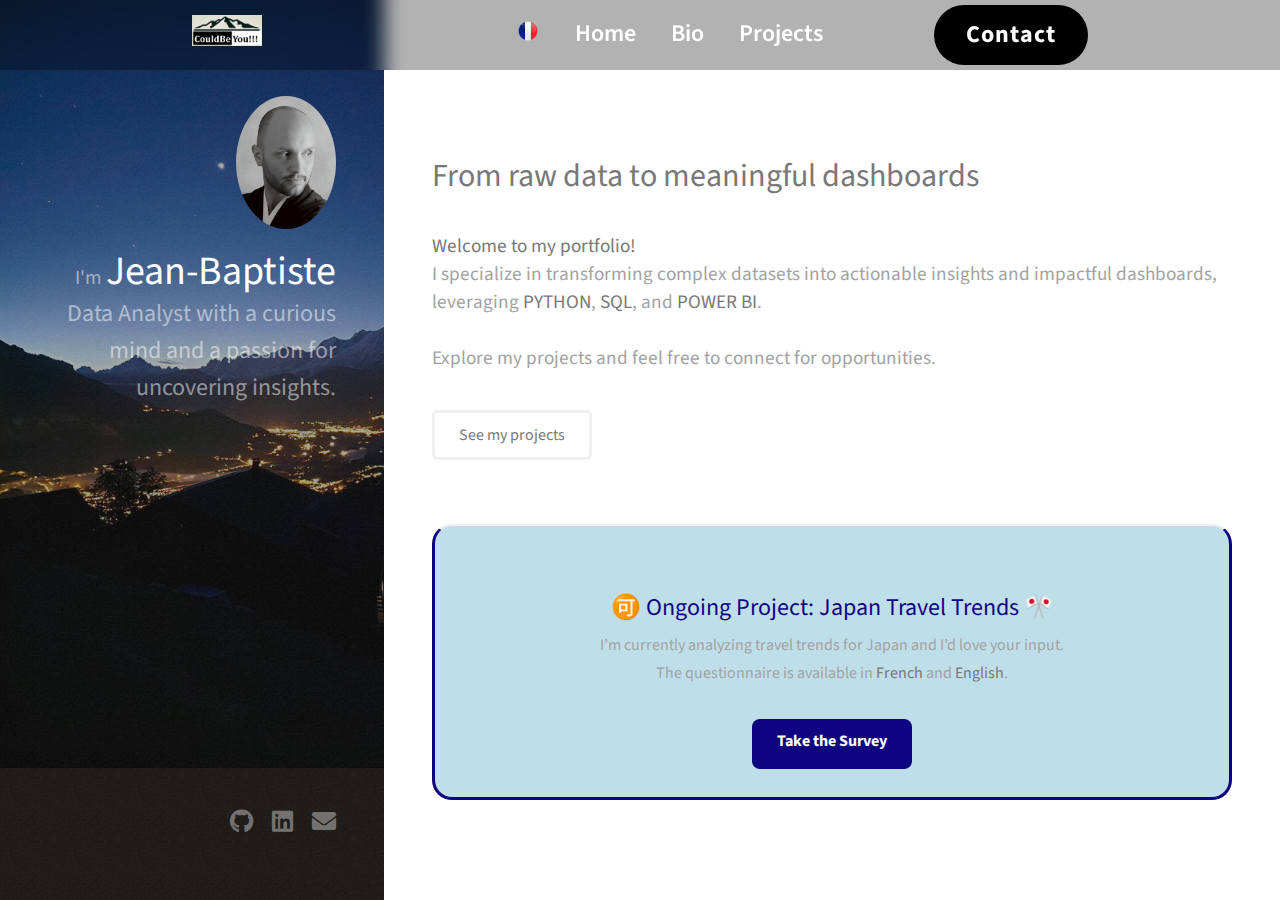
<file: index.html>
<!DOCTYPE HTML>
<!--
	Strata by HTML5 UP
	html5up.net | @ajlkn
	Free for personal and commercial use under the CCA 3.0 license (html5up.net/license)
-->
	
<html>
	<head>
		<title>Home</title>
		<meta charset="utf-8" />
		<meta name="viewport" content="width=device-width, initial-scale=1, user-scalable=no" />
		<link rel="stylesheet" href="assets/css/main.css" />
	</head>
	<body class="is-preload">
		<header class="header">

			<a href="#" class="logo">
				<img id="random-logo" src="" alt="CouldBe Logo" width="70">
				<script>
					// List of your logo image paths
					const logos = [
						"images/logos/perso/CouldBe_Anything.png",
						"images/logos/perso/CouldBe_Better.png",
						"images/logos/perso/CouldBe_Data.png",
						"images/logos/perso/CouldBe_Hub.png",
						"images/logos/perso/CouldBe_OrNot.png",
						"images/logos/perso/CouldBe_Smart.png",
						"images/logos/perso/CouldBe_Worse.png",
						"images/logos/perso/CouldBe_You.png"
					];

					// Pick one logo randomly
					const randomLogo = logos[Math.floor(Math.random() * logos.length)];

					// Replace the src of the <img>
					document.getElementById("random-logo").src = randomLogo;
				</script>
			</a>

			<i class="bx bx-menu" id="menu-icon"></i>

			<nav class="navbar">
				<a href="index_fr.html" class="logo">
					<img id="logo" src="images\logos\french_flag.png"  width="20">
				</a>
				<a href="index.html">Home</a>
				<a href="about.html">Bio</a>
				<!--<a href="skills.html">Skills</a>-->
				<a href="projects.html">Projects</a>
			</nav>

			<a href="https://linktr.ee/jbcontactme" class="gradient-btn" target="_blank">Contact</a>


    	</header>
		<!-- Header -->
			<header id="header">
				<div class="inner">
					<a href="#" class="image avatar"><img src="images/N&B.jpg" alt="" /></a>
					<h1>
						I'm <strong style="font-size: 2em;">Jean-Baptiste</strong><br>
						<span style="font-size: 1.2em;">
							Data Analyst with a curious mind and a passion for uncovering 
							insights.
						</span>
					</h1>
				</div>
				
			</header>




		<!-- Main -->
			<div id="main">

				<!-- One -->
					<section id="one">
						<br><br>
						<header class="major">
							<h2 >From raw data to meaningful dashboards</h2>
						</header>
						<p style="font-size: 1.2em;"> 
							<strong>Welcome to my portfolio!</strong> <br />
							I specialize in transforming complex datasets into actionable 
							insights and impactful dashboards, leveraging 
							<strong>PYTHON</strong>, <strong>SQL</strong>, and 
							<strong>POWER BI</strong>. 
							<br><br>
							Explore my projects and feel free to connect for opportunities.
						</p>
						<ul class="actions">
							<li><a href="projects.html" class="button">See my projects</a></li>
						</ul>
					</section>

					<section class="highlight-box">
					<h2>🉑 Ongoing Project: Japan Travel Trends 🎌</h2>
					<p>
						I’m currently analyzing travel trends for Japan and I’d love your input. <br> 
						The questionnaire is available in <strong>French</strong> and <strong>English</strong>.
					</p>
					<div class="button-group">
						<a class="button btn-fr" href="https://linktr.ee/JapanAnalysis" target="_blank">Take the Survey</a>
					</div>
					<br>
					</div>
					</section>

			</div>


		<!-- Footer -->
			<footer id="footer">
				<div class="inner">
					<ul class="icons">
						<li><a href="https://github.com/JBaptisteAll" class="icon brands fa-github" target="_blank" rel="noopener noreferrer"><span class="label">Github</span></a></li>
						<li><a href="https://www.linkedin.com/in/jean-baptiste-allombert/" class="icon brands fa-linkedin" target="_blank" rel="noopener noreferrer"><span class="label">Dribbble</span></a></li>
						<li><a href="https://linktr.ee/jbcontactme" class="icon solid fa-envelope" target="_blank"><span class="label">Email</span></a></li>
					</ul>
					<ul class="copyright">

					</ul>
				</div>
			</footer>

		<!-- Scripts -->
			<script src="assets/js/jquery.min.js"></script>
			<script src="assets/js/jquery.poptrox.min.js"></script>
			<script src="assets/js/browser.min.js"></script>
			<script src="assets/js/breakpoints.min.js"></script>
			<script src="assets/js/util.js"></script>
			<script src="assets/js/main.js"></script>

	</body>

</html>
</file>
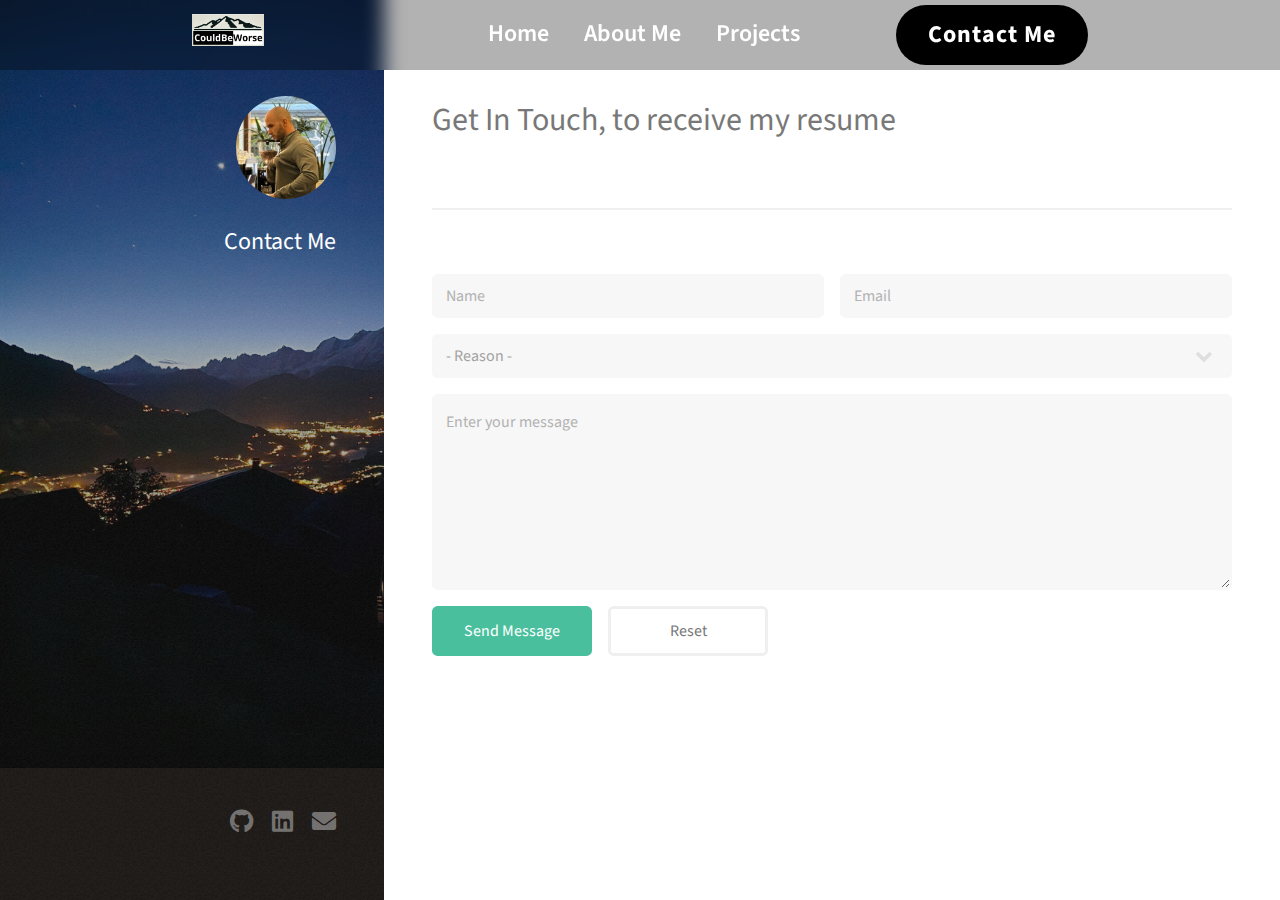
<file: contact.html>
<!DOCTYPE HTML>
<!--
	Strata by HTML5 UP
	html5up.net | @ajlkn
	Free for personal and commercial use under the CCA 3.0 license (html5up.net/license)
-->
	
<html>
	<head>
		<title>Contact</title>
		<meta charset="utf-8" />
		<meta name="viewport" content="width=device-width, initial-scale=1, user-scalable=no" />
		<link rel="stylesheet" href="assets/css/main.css" />
	</head>
	<body class="is-preload">
		<header class="header">

			<a href="#" class="logo">
				<img src="images/CouldBe.png" alt="Logo" class="logo">
			</a>

			<i class="bx bx-menu" id="menu-icon"></i>

			<nav class="navbar">
				<a href="index.html">Home</a>
				<a href="about.html">About Me</a>
				<!--<a href="skills.html">Skills</a>-->
				<a href="projects.html">Projects</a>
			</nav>

			<a href="contact.html" class="gradient-btn">Contact Me</a>

    	</header>
		<!-- Header -->
			<header id="header">
				<div class="inner">
					<a href="#" class="image avatar"><img src="images/avatar.jpg" alt="" /></a>
					<h1>
						<strong style="font-size: 1.2em;">Contact Me</strong><br>
					</h1>
				</div>
			</header>

		<!-- Main -->
			<div id="main">

				<!-- One -->
					<section id="one">
						<header class="major">
							<h2>Get In Touch, to receive my resume</h2>
						<section id="two">

						</section>						
						</header>
					</section>
					<section>
						</header>
						<form method="post" action="https://hook.eu2.make.com/s7wh2mpf6441e66sabu5jdsgtrpge6v5">
							<div class="row gtr-uniform gtr-50">
								<div class="col-6 col-12-xsmall">
									<input type="text" name="Name" id="Name" placeholder="Name" required />
								</div>
								<div class="col-6 col-12-xsmall">
									<input type="email" name="Email" id="Email" placeholder="Email" required />
								</div>
								<div class="col-12">
									<select name="Reason" id="Reason" required>
										<option value="">- Reason -</option>
										<option value="Recruitment opportunity">Recruitment opportunity</option>
										<option value="Freelance / Mission">Freelance / Mission</option>
										<option value="Speaking / Teaching">Speaking / Teaching</option>
										<option value="Other">Other</option>
									</select>
								</div>
								<div class="col-12">
									<textarea name="message" id="message" placeholder="Enter your message" rows="6" required></textarea>
								</div>
								<div class="col-12">
									<ul class="actions">
										<li><input type="submit" value="Send Message" class="primary" /></li>
										<li><input type="reset" value="Reset" /></li>
									</ul>
									<!-- Zone pour le message de confirmation -->
									<p id="form-status" style="
										margin-top: 10px; 
										font-weight: bold; 
										font-size: 1.3em; 
										color: #2c3e50;
										"></p>
								</div>
							</div>
						</form>
					</section>

			</div>


		<!-- Footer -->
			<footer id="footer">
				<div class="inner">
					<ul class="icons">
						<li><a href="https://github.com/JBaptisteAll" class="icon brands fa-github" target="_blank" rel="noopener noreferrer"><span class="label">Github</span></a></li>
						<li><a href="https://www.linkedin.com/in/jean-baptiste-allombert/" class="icon brands fa-linkedin" target="_blank" rel="noopener noreferrer"><span class="label">Dribbble</span></a></li>
						<li><a href="contact.html" class="icon solid fa-envelope"><span class="label">Email</span></a></li>
					</ul>
					<ul class="copyright">

					</ul>
				</div>
			</footer>

		<!-- Scripts -->
			<script src="assets/js/jquery.min.js"></script>
			<script src="assets/js/jquery.poptrox.min.js"></script>
			<script src="assets/js/browser.min.js"></script>
			<script src="assets/js/breakpoints.min.js"></script>
			<script src="assets/js/util.js"></script>
			<script src="assets/js/main.js"></script>

			<!-- ✅ Script Ajax pour envoyer le formulaire sans quitter la page -->
			<script>
			document.querySelector("form").addEventListener("submit", async function(e) {
			  e.preventDefault(); // Empêche le rechargement
			  const form = e.target;
			  const data = new FormData(form);

			  try {
			    const res = await fetch(form.action, {
			      method: "POST",
			      body: data,
			    });

			    if (res.ok) {
			      document.getElementById("form-status").innerText = "✅ Thank you ! Please check your Emails.";
			      form.reset();
			    } else {
			      document.getElementById("form-status").innerText = "⚠️ Oups, something went wrong. Please try again";
			    }
			  } catch (error) {
			    document.getElementById("form-status").innerText = "⚠️ Error network.";
			  }
			});
			</script>

	</body>
</html>
</file>
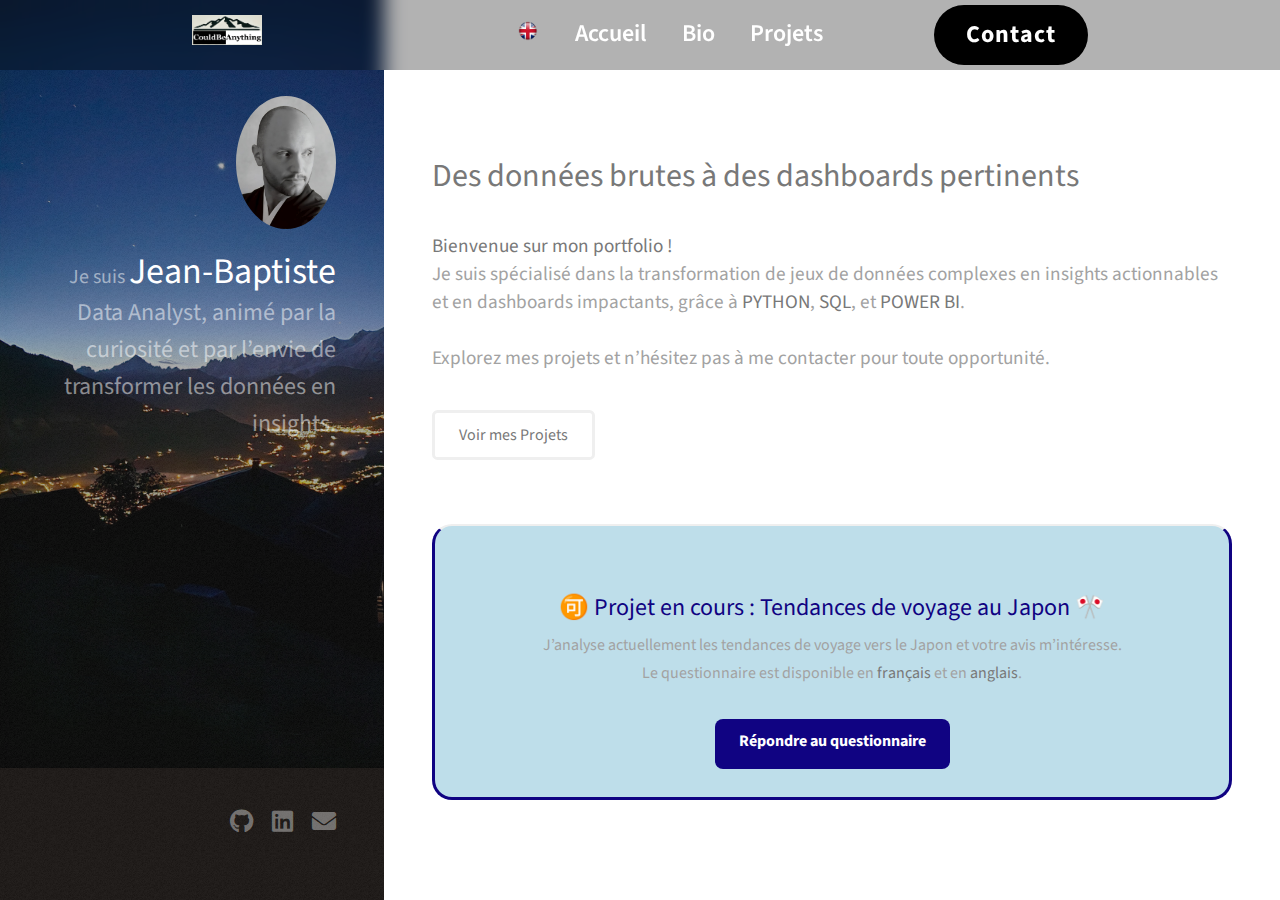
<file: index_fr.html>
<!DOCTYPE HTML>
<!--
	Strata by HTML5 UP
	html5up.net | @ajlkn
	Free for personal and commercial use under the CCA 3.0 license (html5up.net/license)
-->
	
<html>
	<head>
		<title>Accueil</title>
		<meta charset="utf-8" />
		<meta name="viewport" content="width=device-width, initial-scale=1, user-scalable=no" />
		<link rel="stylesheet" href="assets/css/main.css" />
	</head>
	<body class="is-preload">
		<header class="header">

			<a href="#" class="logo">
				<img id="random-logo" src="" alt="CouldBe Logo" width="70">
				<script>
					// List of your logo image paths
					const logos = [
						"images/logos/perso/CouldBe_Anything.png",
						"images/logos/perso/CouldBe_Better.png",
						"images/logos/perso/CouldBe_Data.png",
						"images/logos/perso/CouldBe_Hub.png",
						"images/logos/perso/CouldBe_OrNot.png",
						"images/logos/perso/CouldBe_Smart.png",
						"images/logos/perso/CouldBe_Worse.png",
						"images/logos/perso/CouldBe_You.png"
					];

					// Pick one logo randomly
					const randomLogo = logos[Math.floor(Math.random() * logos.length)];

					// Replace the src of the <img>
					document.getElementById("random-logo").src = randomLogo;
				</script>
			</a>

			<i class="bx bx-menu" id="menu-icon"></i>

			<nav class="navbar">
				<a href="index.html" class="logo">
					<img id="logo" src="images\logos\english_flag.webp"  width="20">
				</a>
				<a href="index_fr.html">Accueil</a>
				<a href="about_fr.html">Bio</a>
				<!--<a href="skills.html">Skills</a>-->
				<a href="projects_fr.html">Projets</a>
			</nav>

			<a href="https://linktr.ee/jbcontactme" class="gradient-btn" target="_blank">Contact</a>


    	</header>
		<!-- Header -->
			<header id="header">
				<div class="inner">
					<a href="#" class="image avatar"><img src="images/N&B.jpg" alt="" /></a>
					<h1>
						Je suis <strong style="font-size: 1.8em;">Jean-Baptiste</strong><br>
						<span style="font-size: 1.2em;">
							Data Analyst, animé par la curiosité et par l’envie de 
							transformer les données en insights.
						</span>
					</h1>
				</div>
				
			</header>




		<!-- Main -->
			<div id="main">

				<!-- One -->
					<section id="one">
						<br><br>
						<header class="major">
							<h2 >Des données brutes à des dashboards pertinents</h2>
						</header>
						<p style="font-size: 1.2em;"> 
							<strong>Bienvenue sur mon portfolio !</strong> <br />
							Je suis spécialisé dans la transformation de jeux de données complexes 
							en insights actionnables et en dashboards impactants, grâce à
							<strong>PYTHON</strong>, <strong>SQL</strong>, et 
							<strong>POWER BI</strong>. 
							<br><br>
							Explorez mes projets et n’hésitez pas à me contacter pour toute opportunité.
						</p>
						<ul class="actions">
							<li><a href="projects_fr.html" class="button">Voir mes Projets</a></li>
						</ul>
					</section>

					<section class="highlight-box">
					<h2>🉑 Projet en cours : Tendances de voyage au Japon 🎌</h2>
					<p>
						J’analyse actuellement les tendances de voyage vers le Japon et votre avis m’intéresse. <br> 
						Le questionnaire est disponible en <strong>français</strong> et en <strong>anglais</strong>.
					</p>
					<div class="button-group">
						<a class="button btn-fr" href="https://linktr.ee/JapanAnalysis" target="_blank">Répondre au questionnaire</a>
					</div>
					<br>
					</div>
					</section>

			</div>


		<!-- Footer -->
			<footer id="footer">
				<div class="inner">
					<ul class="icons">
						<li><a href="https://github.com/JBaptisteAll" class="icon brands fa-github" target="_blank" rel="noopener noreferrer"><span class="label">Github</span></a></li>
						<li><a href="https://www.linkedin.com/in/jean-baptiste-allombert/" class="icon brands fa-linkedin" target="_blank" rel="noopener noreferrer"><span class="label">Dribbble</span></a></li>
						<li><a href="https://linktr.ee/jbcontactme" class="icon solid fa-envelope" target="_blank"><span class="label">Email</span></a></li>
					</ul>
					<ul class="copyright">

					</ul>
				</div>
			</footer>

		<!-- Scripts -->
			<script src="assets/js/jquery.min.js"></script>
			<script src="assets/js/jquery.poptrox.min.js"></script>
			<script src="assets/js/browser.min.js"></script>
			<script src="assets/js/breakpoints.min.js"></script>
			<script src="assets/js/util.js"></script>
			<script src="assets/js/main.js"></script>

	</body>

</html>
</file>
<file: assets/css/main.css>
@import url("fontawesome-all.min.css");
@import url("https://fonts.googleapis.com/css?family=Source+Sans+Pro:400,400italic");

/*
	Strata by HTML5 UP
	html5up.net | @ajlkn
	Free for personal and commercial use under the CCA 3.0 license (html5up.net/license)
*/

html, body, div, span, applet, object,
iframe, h1, h2, h3, h4, h5, h6, p, blockquote,
pre, a, abbr, acronym, address, big, cite,
code, del, dfn, em, img, ins, kbd, q, s, samp,
small, strike, strong, sub, sup, tt, var, b,
u, i, center, dl, dt, dd, ol, ul, li, fieldset,
form, label, legend, table, caption, tbody,
tfoot, thead, tr, th, td, article, aside,
canvas, details, embed, figure, figcaption,
footer, header, hgroup, menu, nav, output, ruby,
section, summary, time, mark, audio, video {
	margin: 0;
	padding: 0;
	border: 0;
	font-size: 100%;
	font: inherit;
	vertical-align: baseline;}

article, aside, details, figcaption, figure,
footer, header, hgroup, menu, nav, section {
	display: block;}
:root {
  --text-color: white;
  --main-color: #ea580c;
}
body {
	line-height: 1;
}

.header {
  position: fixed;
  width: 100%;
  top: 0;
  left: 0;
  padding: 0.3rem 15%;
  background-color:  rgba(0, 0, 0, 0.3);
  backdrop-filter: blur(10px);
  display: flex;
  justify-content: space-between;
  align-items: center;
  z-index: 1000;
}
.logo {
  width: 4.5rem;
  height: auto;
  border: none;
  outline: none;
}
.navbar a{
  font-size: 1.5rem;
  color: var(--text-color);
  margin-left: 2rem;
  font-weight: 600;
  border: none;
  outline: none;
  transition: 0.3s ease-in-out;
}
.navbar a:hover {
  color: rgb(255, 254, 254) !important;
  font-size: 2rem;
  font-weight: bold !important;
  border: none;
  outline: none;
  text-decoration: none;
}
.gradient-btn{
  font-size: 1.5rem;
  font-weight: bold;
  padding: 1rem 2rem;
  border-radius: 2rem;
  background: black;
  letter-spacing: 1px;
  cursor: pointer;
  transition: 0.3s ease-in-out;
  color: var(--text-color);
  border: none;
  text-wrap: nowrap;
}
.gradient-btn:hover {
  transform: scale(1.02);
  font-size: 1.8rem;
}

.icons li img {
  width: 80px;      /* taille uniforme */
  height: auto;     /* garde les proportions */
  margin-right: 15px;
  transition: transform 0.2s, opacity 0.2s;
}

.icons li img:hover {
  transform: scale(3);
  opacity: 0.8;     /* petit effet au survol */
}

.project {
  display: flex;
  align-items: flex-start;
  gap: 1.5em;   /* espace entre l’image et le contenu */
}

.project .image.left {
  flex: 0 0 auto; /* garde la largeur de l’image */
}

.project .content {
  flex: 1;
}


.highlight-box {
  border: 3px solid #100382;
  border-radius: 20px;
  padding: 20px;
  margin: 30px 0;
  background: #bedeea;
  text-align: center;
}
.highlight-box h2 {
  margin-bottom: 5px;
  color: #100382;
}
.button-group {
  margin-top: 5px;
  display: flex;
  justify-content: center;
  gap: 40px; /* espace entre les boutons */
  flex-wrap: wrap; /* permet de passer à la ligne sur mobile */
}
.highlight-box a.button {
  background-color: #100382;
  color: #ffffff !important;
  border: none;
  font-weight: bold;
  text-decoration: none;
  border-radius: 8px;
  transition: background 0.3s ease;
}
.highlight-box a.button:hover {
  background-color: #1500fa;
}


/* Galerie d'images responsive */
.gallery_img {
  display: grid;
  grid-template-columns: repeat(auto-fit, minmax(250px, 1fr)); /* 2 à 3 colonnes automatiques */
  gap: 15px; /* espace entre les images */
  list-style: none; /* supprime les puces */
  padding: 0;
  margin: 0;
  justify-items: center; /* centre les images */
}

.gallery_img li {
  display: flex;
  justify-content: center;
}

.gallery_img img {
  width: 100%;
  max-width: 320px;
  height: auto;
  border-radius: 5px;
  transition: transform 0.2s ease, box-shadow 0.2s ease;
  box-shadow: 0 4px 12px rgba(0, 0, 0, 0.08);
}

.gallery_img img:hover {
  transform: scale(1.03);
  box-shadow: 0 8px 18px rgba(0, 0, 0, 0.15);
}






ol, ul {
	list-style: none;
}

blockquote, q {
	quotes: none;
}

	blockquote:before, blockquote:after, q:before, q:after {
		content: '';
		content: none;
	}

table {
	border-collapse: collapse;
	border-spacing: 0;
}

body {
	-webkit-text-size-adjust: none;
}

mark {
	background-color: transparent;
	color: inherit;
}

input::-moz-focus-inner {
	border: 0;
	padding: 0;
}

input, select, textarea {
	-moz-appearance: none;
	-webkit-appearance: none;
	-ms-appearance: none;
	appearance: none;
}

/* Basic */

	html {
		box-sizing: border-box;
	}

	*, *:before, *:after {
		box-sizing: inherit;
	}

	body {
		background: #fff;
	}

		body.is-preload *, body.is-preload *:before, body.is-preload *:after {
			-moz-animation: none !important;
			-webkit-animation: none !important;
			-ms-animation: none !important;
			animation: none !important;
			-moz-transition: none !important;
			-webkit-transition: none !important;
			-ms-transition: none !important;
			transition: none !important;
		}

	body, input, select, textarea {
		color: #a2a2a2;
		font-family: "Source Sans Pro", Helvetica, sans-serif;
		font-size: 16pt;
		font-weight: 400;
		line-height: 1.75em;
	}

	a {
		-moz-transition: color 0.2s ease-in-out, border-color 0.2s ease-in-out;
		-webkit-transition: color 0.2s ease-in-out, border-color 0.2s ease-in-out;
		-ms-transition: color 0.2s ease-in-out, border-color 0.2s ease-in-out;
		transition: color 0.2s ease-in-out, border-color 0.2s ease-in-out;
		border-bottom: dotted 1px;
		color: #49bf9d;
		text-decoration: none;
	}

		a:hover {
			border-bottom-color: transparent;
			color: #49bf9d !important;
			text-decoration: none;
		}

	strong, b {
		color: #787878;
		font-weight: 400;
	}

	em, i {
		font-style: italic;
	}

	p {
		margin: 0 0 2em 0;
	}

	h1, h2, h3, h4, h5, h6 {
		color: #787878;
		font-weight: 400;
		line-height: 1em;
		margin: 0 0 1em 0;
	}

		h1 a, h2 a, h3 a, h4 a, h5 a, h6 a {
			color: inherit;
			text-decoration: none;
		}

	h1 {
		font-size: 2em;
		line-height: 1.5em;
	}

	h2 {
		font-size: 1.5em;
		line-height: 1.5em;
	}

	h3 {
		font-size: 1.25em;
		line-height: 1.5em;
	}

	h4 {
		font-size: 1.1em;
		line-height: 1.5em;
	}

	h5 {
		font-size: 0.9em;
		line-height: 1.5em;
	}

	h6 {
		font-size: 0.7em;
		line-height: 1.5em;
	}

	sub {
		font-size: 0.8em;
		position: relative;
		top: 0.5em;
	}

	sup {
		font-size: 0.8em;
		position: relative;
		top: -0.5em;
	}

	hr {
		border: 0;
		border-bottom: solid 2px #efefef;
		margin: 2em 0;
	}

		hr.major {
			margin: 3em 0;
		}

	blockquote {
		border-left: solid 6px #efefef;
		font-style: italic;
		margin: 0 0 2em 0;
		padding: 0.5em 0 0.5em 1.5em;
	}

	code {
		background: #f7f7f7;
		border-radius: 0.35em;
		border: solid 2px #efefef;
		font-family: "Courier New", monospace;
		font-size: 0.9em;
		margin: 0 0.25em;
		padding: 0.25em 0.65em;
	}

	pre {
		-webkit-overflow-scrolling: touch;
		font-family: "Courier New", monospace;
		font-size: 0.9em;
		margin: 0 0 2em 0;
	}

		pre code {
			display: block;
			line-height: 1.75em;
			padding: 1em 1.5em;
			overflow-x: auto;
		}

	.align-left {
		text-align: left;
	}

	.align-center {
		text-align: center;
	}

	.align-right {
		text-align: right;
	}

/* Container */

	.container {
		margin: 0 auto;
		max-width: calc(100% - 4em);
		width: 100%;
	}

		.container.xsmall {
			width: 25%;
		}

		.container.small {
			width: 50%;
		}

		.container.medium {
			width: 75%;
		}

		.container.large {
			width: 125%;
		}

		.container.xlarge {
			width: 150%;
		}

		.container.max {
			width: 100%;
		}

		@media screen and (max-width: 980px) {

			.container {
				width: 100% !important;
				max-width: 100% !important;
			}

		}

		@media screen and (max-width: 480px) {

			.container {
				max-width: calc(100% - 3em);
			}

		}

/* Row */

	.row {
		display: flex;
		flex-wrap: wrap;
		box-sizing: border-box;
		align-items: stretch;
	}

		.row > * {
			box-sizing: border-box;
		}

		.row.gtr-uniform > * > :last-child {
			margin-bottom: 0;
		}

		.row.aln-left {
			justify-content: flex-start;
		}

		.row.aln-center {
			justify-content: center;
		}

		.row.aln-right {
			justify-content: flex-end;
		}

		.row.aln-top {
			align-items: flex-start;
		}

		.row.aln-middle {
			align-items: center;
		}

		.row.aln-bottom {
			align-items: flex-end;
		}

		.row > .imp {
			order: -1;
		}

		.row > .col-1 {
			width: 8.33333%;
		}

		.row > .off-1 {
			margin-left: 8.33333%;
		}

		.row > .col-2 {
			width: 16.66667%;
		}

		.row > .off-2 {
			margin-left: 16.66667%;
		}

		.row > .col-3 {
			width: 25%;
		}

		.row > .off-3 {
			margin-left: 25%;
		}

		.row > .col-4 {
			width: 33.33333%;
		}

		.row > .off-4 {
			margin-left: 33.33333%;
		}

		.row > .col-5 {
			width: 41.66667%;
		}

		.row > .off-5 {
			margin-left: 41.66667%;
		}

		.row > .col-6 {
			width: 50%;
		}

		.row > .off-6 {
			margin-left: 50%;
		}

		.row > .col-7 {
			width: 58.33333%;
		}

		.row > .off-7 {
			margin-left: 58.33333%;
		}

		.row > .col-8 {
			width: 66.66667%;
		}

		.row > .off-8 {
			margin-left: 66.66667%;
		}

		.row > .col-9 {
			width: 75%;
		}

		.row > .off-9 {
			margin-left: 75%;
		}

		.row > .col-10 {
			width: 83.33333%;
		}

		.row > .off-10 {
			margin-left: 83.33333%;
		}

		.row > .col-11 {
			width: 91.66667%;
		}

		.row > .off-11 {
			margin-left: 91.66667%;
		}

		.row > .col-12 {
			width: 100%;
		}

		.row > .off-12 {
			margin-left: 100%;
		}

		.row.gtr-0 {
			margin-top: 0;
			margin-left: 0em;
		}

			.row.gtr-0 > * {
				padding: 0 0 0 0em;
			}

			.row.gtr-0.gtr-uniform {
				margin-top: 0em;
			}

				.row.gtr-0.gtr-uniform > * {
					padding-top: 0em;
				}

		.row.gtr-25 {
			margin-top: 0;
			margin-left: -0.625em;
		}

			.row.gtr-25 > * {
				padding: 0 0 0 0.625em;
			}

			.row.gtr-25.gtr-uniform {
				margin-top: -0.625em;
			}

				.row.gtr-25.gtr-uniform > * {
					padding-top: 0.625em;
				}

		.row.gtr-50 {
			margin-top: 0;
			margin-left: -1.25em;
		}

			.row.gtr-50 > * {
				padding: 0 0 0 1.25em;
			}

			.row.gtr-50.gtr-uniform {
				margin-top: -1.25em;
			}

				.row.gtr-50.gtr-uniform > * {
					padding-top: 1.25em;
				}

		.row {
			margin-top: 0;
			margin-left: -2.5em;
		}

			.row > * {
				padding: 0 0 0 2.5em;
			}

			.row.gtr-uniform {
				margin-top: -2.5em;
			}

				.row.gtr-uniform > * {
					padding-top: 2.5em;
				}

		.row.gtr-150 {
			margin-top: 0;
			margin-left: -3.75em;
		}

			.row.gtr-150 > * {
				padding: 0 0 0 3.75em;
			}

			.row.gtr-150.gtr-uniform {
				margin-top: -3.75em;
			}

				.row.gtr-150.gtr-uniform > * {
					padding-top: 3.75em;
				}

		.row.gtr-200 {
			margin-top: 0;
			margin-left: -5em;
		}

			.row.gtr-200 > * {
				padding: 0 0 0 5em;
			}

			.row.gtr-200.gtr-uniform {
				margin-top: -5em;
			}

				.row.gtr-200.gtr-uniform > * {
					padding-top: 5em;
				}

		@media screen and (max-width: 1800px) {

			.row {
				display: flex;
				flex-wrap: wrap;
				box-sizing: border-box;
				align-items: stretch;
			}

				.row > * {
					box-sizing: border-box;
				}

				.row.gtr-uniform > * > :last-child {
					margin-bottom: 0;
				}

				.row.aln-left {
					justify-content: flex-start;
				}

				.row.aln-center {
					justify-content: center;
				}

				.row.aln-right {
					justify-content: flex-end;
				}

				.row.aln-top {
					align-items: flex-start;
				}

				.row.aln-middle {
					align-items: center;
				}

				.row.aln-bottom {
					align-items: flex-end;
				}

				.row > .imp-xlarge {
					order: -1;
				}

				.row > .col-1-xlarge {
					width: 8.33333%;
				}

				.row > .off-1-xlarge {
					margin-left: 8.33333%;
				}

				.row > .col-2-xlarge {
					width: 16.66667%;
				}

				.row > .off-2-xlarge {
					margin-left: 16.66667%;
				}

				.row > .col-3-xlarge {
					width: 25%;
				}

				.row > .off-3-xlarge {
					margin-left: 25%;
				}

				.row > .col-4-xlarge {
					width: 33.33333%;
				}

				.row > .off-4-xlarge {
					margin-left: 33.33333%;
				}

				.row > .col-5-xlarge {
					width: 41.66667%;
				}

				.row > .off-5-xlarge {
					margin-left: 41.66667%;
				}

				.row > .col-6-xlarge {
					width: 50%;
				}

				.row > .off-6-xlarge {
					margin-left: 50%;
				}

				.row > .col-7-xlarge {
					width: 58.33333%;
				}

				.row > .off-7-xlarge {
					margin-left: 58.33333%;
				}

				.row > .col-8-xlarge {
					width: 66.66667%;
				}

				.row > .off-8-xlarge {
					margin-left: 66.66667%;
				}

				.row > .col-9-xlarge {
					width: 75%;
				}

				.row > .off-9-xlarge {
					margin-left: 75%;
				}

				.row > .col-10-xlarge {
					width: 83.33333%;
				}

				.row > .off-10-xlarge {
					margin-left: 83.33333%;
				}

				.row > .col-11-xlarge {
					width: 91.66667%;
				}

				.row > .off-11-xlarge {
					margin-left: 91.66667%;
				}

				.row > .col-12-xlarge {
					width: 100%;
				}

				.row > .off-12-xlarge {
					margin-left: 100%;
				}

				.row.gtr-0 {
					margin-top: 0;
					margin-left: 0em;
				}

					.row.gtr-0 > * {
						padding: 0 0 0 0em;
					}

					.row.gtr-0.gtr-uniform {
						margin-top: 0em;
					}

						.row.gtr-0.gtr-uniform > * {
							padding-top: 0em;
						}

				.row.gtr-25 {
					margin-top: 0;
					margin-left: -0.625em;
				}

					.row.gtr-25 > * {
						padding: 0 0 0 0.625em;
					}

					.row.gtr-25.gtr-uniform {
						margin-top: -0.625em;
					}

						.row.gtr-25.gtr-uniform > * {
							padding-top: 0.625em;
						}

				.row.gtr-50 {
					margin-top: 0;
					margin-left: -1.25em;
				}

					.row.gtr-50 > * {
						padding: 0 0 0 1.25em;
					}

					.row.gtr-50.gtr-uniform {
						margin-top: -1.25em;
					}

						.row.gtr-50.gtr-uniform > * {
							padding-top: 1.25em;
						}

				.row {
					margin-top: 0;
					margin-left: -2.5em;
				}

					.row > * {
						padding: 0 0 0 2.5em;
					}

					.row.gtr-uniform {
						margin-top: -2.5em;
					}

						.row.gtr-uniform > * {
							padding-top: 2.5em;
						}

				.row.gtr-150 {
					margin-top: 0;
					margin-left: -3.75em;
				}

					.row.gtr-150 > * {
						padding: 0 0 0 3.75em;
					}

					.row.gtr-150.gtr-uniform {
						margin-top: -3.75em;
					}

						.row.gtr-150.gtr-uniform > * {
							padding-top: 3.75em;
						}

				.row.gtr-200 {
					margin-top: 0;
					margin-left: -5em;
				}

					.row.gtr-200 > * {
						padding: 0 0 0 5em;
					}

					.row.gtr-200.gtr-uniform {
						margin-top: -5em;
					}

						.row.gtr-200.gtr-uniform > * {
							padding-top: 5em;
						}

		}

		@media screen and (max-width: 1280px) {

			.row {
				display: flex;
				flex-wrap: wrap;
				box-sizing: border-box;
				align-items: stretch;
			}

				.row > * {
					box-sizing: border-box;
				}

				.row.gtr-uniform > * > :last-child {
					margin-bottom: 0;
				}

				.row.aln-left {
					justify-content: flex-start;
				}

				.row.aln-center {
					justify-content: center;
				}

				.row.aln-right {
					justify-content: flex-end;
				}

				.row.aln-top {
					align-items: flex-start;
				}

				.row.aln-middle {
					align-items: center;
				}

				.row.aln-bottom {
					align-items: flex-end;
				}

				.row > .imp-large {
					order: -1;
				}

				.row > .col-1-large {
					width: 8.33333%;
				}

				.row > .off-1-large {
					margin-left: 8.33333%;
				}

				.row > .col-2-large {
					width: 16.66667%;
				}

				.row > .off-2-large {
					margin-left: 16.66667%;
				}

				.row > .col-3-large {
					width: 25%;
				}

				.row > .off-3-large {
					margin-left: 25%;
				}

				.row > .col-4-large {
					width: 33.33333%;
				}

				.row > .off-4-large {
					margin-left: 33.33333%;
				}

				.row > .col-5-large {
					width: 41.66667%;
				}

				.row > .off-5-large {
					margin-left: 41.66667%;
				}

				.row > .col-6-large {
					width: 50%;
				}

				.row > .off-6-large {
					margin-left: 50%;
				}

				.row > .col-7-large {
					width: 58.33333%;
				}

				.row > .off-7-large {
					margin-left: 58.33333%;
				}

				.row > .col-8-large {
					width: 66.66667%;
				}

				.row > .off-8-large {
					margin-left: 66.66667%;
				}

				.row > .col-9-large {
					width: 75%;
				}

				.row > .off-9-large {
					margin-left: 75%;
				}

				.row > .col-10-large {
					width: 83.33333%;
				}

				.row > .off-10-large {
					margin-left: 83.33333%;
				}

				.row > .col-11-large {
					width: 91.66667%;
				}

				.row > .off-11-large {
					margin-left: 91.66667%;
				}

				.row > .col-12-large {
					width: 100%;
				}

				.row > .off-12-large {
					margin-left: 100%;
				}

				.row.gtr-0 {
					margin-top: 0;
					margin-left: 0em;
				}

					.row.gtr-0 > * {
						padding: 0 0 0 0em;
					}

					.row.gtr-0.gtr-uniform {
						margin-top: 0em;
					}

						.row.gtr-0.gtr-uniform > * {
							padding-top: 0em;
						}

				.row.gtr-25 {
					margin-top: 0;
					margin-left: -0.5em;
				}

					.row.gtr-25 > * {
						padding: 0 0 0 0.5em;
					}

					.row.gtr-25.gtr-uniform {
						margin-top: -0.5em;
					}

						.row.gtr-25.gtr-uniform > * {
							padding-top: 0.5em;
						}

				.row.gtr-50 {
					margin-top: 0;
					margin-left: -1em;
				}

					.row.gtr-50 > * {
						padding: 0 0 0 1em;
					}

					.row.gtr-50.gtr-uniform {
						margin-top: -1em;
					}

						.row.gtr-50.gtr-uniform > * {
							padding-top: 1em;
						}

				.row {
					margin-top: 0;
					margin-left: -2em;
				}

					.row > * {
						padding: 0 0 0 2em;
					}

					.row.gtr-uniform {
						margin-top: -2em;
					}

						.row.gtr-uniform > * {
							padding-top: 2em;
						}

				.row.gtr-150 {
					margin-top: 0;
					margin-left: -3em;
				}

					.row.gtr-150 > * {
						padding: 0 0 0 3em;
					}

					.row.gtr-150.gtr-uniform {
						margin-top: -3em;
					}

						.row.gtr-150.gtr-uniform > * {
							padding-top: 3em;
						}

				.row.gtr-200 {
					margin-top: 0;
					margin-left: -4em;
				}

					.row.gtr-200 > * {
						padding: 0 0 0 4em;
					}

					.row.gtr-200.gtr-uniform {
						margin-top: -4em;
					}

						.row.gtr-200.gtr-uniform > * {
							padding-top: 4em;
						}

		}

		@media screen and (max-width: 980px) {

			.row {
				display: flex;
				flex-wrap: wrap;
				box-sizing: border-box;
				align-items: stretch;
			}

				.row > * {
					box-sizing: border-box;
				}

				.row.gtr-uniform > * > :last-child {
					margin-bottom: 0;
				}

				.row.aln-left {
					justify-content: flex-start;
				}

				.row.aln-center {
					justify-content: center;
				}

				.row.aln-right {
					justify-content: flex-end;
				}

				.row.aln-top {
					align-items: flex-start;
				}

				.row.aln-middle {
					align-items: center;
				}

				.row.aln-bottom {
					align-items: flex-end;
				}

				.row > .imp-medium {
					order: -1;
				}

				.row > .col-1-medium {
					width: 8.33333%;
				}

				.row > .off-1-medium {
					margin-left: 8.33333%;
				}

				.row > .col-2-medium {
					width: 16.66667%;
				}

				.row > .off-2-medium {
					margin-left: 16.66667%;
				}

				.row > .col-3-medium {
					width: 25%;
				}

				.row > .off-3-medium {
					margin-left: 25%;
				}

				.row > .col-4-medium {
					width: 33.33333%;
				}

				.row > .off-4-medium {
					margin-left: 33.33333%;
				}

				.row > .col-5-medium {
					width: 41.66667%;
				}

				.row > .off-5-medium {
					margin-left: 41.66667%;
				}

				.row > .col-6-medium {
					width: 50%;
				}

				.row > .off-6-medium {
					margin-left: 50%;
				}

				.row > .col-7-medium {
					width: 58.33333%;
				}

				.row > .off-7-medium {
					margin-left: 58.33333%;
				}

				.row > .col-8-medium {
					width: 66.66667%;
				}

				.row > .off-8-medium {
					margin-left: 66.66667%;
				}

				.row > .col-9-medium {
					width: 75%;
				}

				.row > .off-9-medium {
					margin-left: 75%;
				}

				.row > .col-10-medium {
					width: 83.33333%;
				}

				.row > .off-10-medium {
					margin-left: 83.33333%;
				}

				.row > .col-11-medium {
					width: 91.66667%;
				}

				.row > .off-11-medium {
					margin-left: 91.66667%;
				}

				.row > .col-12-medium {
					width: 100%;
				}

				.row > .off-12-medium {
					margin-left: 100%;
				}

				.row.gtr-0 {
					margin-top: 0;
					margin-left: 0em;
				}

					.row.gtr-0 > * {
						padding: 0 0 0 0em;
					}

					.row.gtr-0.gtr-uniform {
						margin-top: 0em;
					}

						.row.gtr-0.gtr-uniform > * {
							padding-top: 0em;
						}

				.row.gtr-25 {
					margin-top: 0;
					margin-left: -0.5em;
				}

					.row.gtr-25 > * {
						padding: 0 0 0 0.5em;
					}

					.row.gtr-25.gtr-uniform {
						margin-top: -0.5em;
					}

						.row.gtr-25.gtr-uniform > * {
							padding-top: 0.5em;
						}

				.row.gtr-50 {
					margin-top: 0;
					margin-left: -1em;
				}

					.row.gtr-50 > * {
						padding: 0 0 0 1em;
					}

					.row.gtr-50.gtr-uniform {
						margin-top: -1em;
					}

						.row.gtr-50.gtr-uniform > * {
							padding-top: 1em;
						}

				.row {
					margin-top: 0;
					margin-left: -2em;
				}

					.row > * {
						padding: 0 0 0 2em;
					}

					.row.gtr-uniform {
						margin-top: -2em;
					}

						.row.gtr-uniform > * {
							padding-top: 2em;
						}

				.row.gtr-150 {
					margin-top: 0;
					margin-left: -3em;
				}

					.row.gtr-150 > * {
						padding: 0 0 0 3em;
					}

					.row.gtr-150.gtr-uniform {
						margin-top: -3em;
					}

						.row.gtr-150.gtr-uniform > * {
							padding-top: 3em;
						}

				.row.gtr-200 {
					margin-top: 0;
					margin-left: -4em;
				}

					.row.gtr-200 > * {
						padding: 0 0 0 4em;
					}

					.row.gtr-200.gtr-uniform {
						margin-top: -4em;
					}

						.row.gtr-200.gtr-uniform > * {
							padding-top: 4em;
						}

		}

		@media screen and (max-width: 736px) {

			.row {
				display: flex;
				flex-wrap: wrap;
				box-sizing: border-box;
				align-items: stretch;
			}

				.row > * {
					box-sizing: border-box;
				}

				.row.gtr-uniform > * > :last-child {
					margin-bottom: 0;
				}

				.row.aln-left {
					justify-content: flex-start;
				}

				.row.aln-center {
					justify-content: center;
				}

				.row.aln-right {
					justify-content: flex-end;
				}

				.row.aln-top {
					align-items: flex-start;
				}

				.row.aln-middle {
					align-items: center;
				}

				.row.aln-bottom {
					align-items: flex-end;
				}

				.row > .imp-small {
					order: -1;
				}

				.row > .col-1-small {
					width: 8.33333%;
				}

				.row > .off-1-small {
					margin-left: 8.33333%;
				}

				.row > .col-2-small {
					width: 16.66667%;
				}

				.row > .off-2-small {
					margin-left: 16.66667%;
				}

				.row > .col-3-small {
					width: 25%;
				}

				.row > .off-3-small {
					margin-left: 25%;
				}

				.row > .col-4-small {
					width: 33.33333%;
				}

				.row > .off-4-small {
					margin-left: 33.33333%;
				}

				.row > .col-5-small {
					width: 41.66667%;
				}

				.row > .off-5-small {
					margin-left: 41.66667%;
				}

				.row > .col-6-small {
					width: 50%;
				}

				.row > .off-6-small {
					margin-left: 50%;
				}

				.row > .col-7-small {
					width: 58.33333%;
				}

				.row > .off-7-small {
					margin-left: 58.33333%;
				}

				.row > .col-8-small {
					width: 66.66667%;
				}

				.row > .off-8-small {
					margin-left: 66.66667%;
				}

				.row > .col-9-small {
					width: 75%;
				}

				.row > .off-9-small {
					margin-left: 75%;
				}

				.row > .col-10-small {
					width: 83.33333%;
				}

				.row > .off-10-small {
					margin-left: 83.33333%;
				}

				.row > .col-11-small {
					width: 91.66667%;
				}

				.row > .off-11-small {
					margin-left: 91.66667%;
				}

				.row > .col-12-small {
					width: 100%;
				}

				.row > .off-12-small {
					margin-left: 100%;
				}

				.row.gtr-0 {
					margin-top: 0;
					margin-left: 0em;
				}

					.row.gtr-0 > * {
						padding: 0 0 0 0em;
					}

					.row.gtr-0.gtr-uniform {
						margin-top: 0em;
					}

						.row.gtr-0.gtr-uniform > * {
							padding-top: 0em;
						}

				.row.gtr-25 {
					margin-top: 0;
					margin-left: -0.375em;
				}

					.row.gtr-25 > * {
						padding: 0 0 0 0.375em;
					}

					.row.gtr-25.gtr-uniform {
						margin-top: -0.375em;
					}

						.row.gtr-25.gtr-uniform > * {
							padding-top: 0.375em;
						}

				.row.gtr-50 {
					margin-top: 0;
					margin-left: -0.75em;
				}

					.row.gtr-50 > * {
						padding: 0 0 0 0.75em;
					}

					.row.gtr-50.gtr-uniform {
						margin-top: -0.75em;
					}

						.row.gtr-50.gtr-uniform > * {
							padding-top: 0.75em;
						}

				.row {
					margin-top: 0;
					margin-left: -1.5em;
				}

					.row > * {
						padding: 0 0 0 1.5em;
					}

					.row.gtr-uniform {
						margin-top: -1.5em;
					}

						.row.gtr-uniform > * {
							padding-top: 1.5em;
						}

				.row.gtr-150 {
					margin-top: 0;
					margin-left: -2.25em;
				}

					.row.gtr-150 > * {
						padding: 0 0 0 2.25em;
					}

					.row.gtr-150.gtr-uniform {
						margin-top: -2.25em;
					}

						.row.gtr-150.gtr-uniform > * {
							padding-top: 2.25em;
						}

				.row.gtr-200 {
					margin-top: 0;
					margin-left: -3em;
				}

					.row.gtr-200 > * {
						padding: 0 0 0 3em;
					}

					.row.gtr-200.gtr-uniform {
						margin-top: -3em;
					}

						.row.gtr-200.gtr-uniform > * {
							padding-top: 3em;
						}

		}

		@media screen and (max-width: 480px) {

			.row {
				display: flex;
				flex-wrap: wrap;
				box-sizing: border-box;
				align-items: stretch;
			}

				.row > * {
					box-sizing: border-box;
				}

				.row.gtr-uniform > * > :last-child {
					margin-bottom: 0;
				}

				.row.aln-left {
					justify-content: flex-start;
				}

				.row.aln-center {
					justify-content: center;
				}

				.row.aln-right {
					justify-content: flex-end;
				}

				.row.aln-top {
					align-items: flex-start;
				}

				.row.aln-middle {
					align-items: center;
				}

				.row.aln-bottom {
					align-items: flex-end;
				}

				.row > .imp-xsmall {
					order: -1;
				}

				.row > .col-1-xsmall {
					width: 8.33333%;
				}

				.row > .off-1-xsmall {
					margin-left: 8.33333%;
				}

				.row > .col-2-xsmall {
					width: 16.66667%;
				}

				.row > .off-2-xsmall {
					margin-left: 16.66667%;
				}

				.row > .col-3-xsmall {
					width: 25%;
				}

				.row > .off-3-xsmall {
					margin-left: 25%;
				}

				.row > .col-4-xsmall {
					width: 33.33333%;
				}

				.row > .off-4-xsmall {
					margin-left: 33.33333%;
				}

				.row > .col-5-xsmall {
					width: 41.66667%;
				}

				.row > .off-5-xsmall {
					margin-left: 41.66667%;
				}

				.row > .col-6-xsmall {
					width: 50%;
				}

				.row > .off-6-xsmall {
					margin-left: 50%;
				}

				.row > .col-7-xsmall {
					width: 58.33333%;
				}

				.row > .off-7-xsmall {
					margin-left: 58.33333%;
				}

				.row > .col-8-xsmall {
					width: 66.66667%;
				}

				.row > .off-8-xsmall {
					margin-left: 66.66667%;
				}

				.row > .col-9-xsmall {
					width: 75%;
				}

				.row > .off-9-xsmall {
					margin-left: 75%;
				}

				.row > .col-10-xsmall {
					width: 83.33333%;
				}

				.row > .off-10-xsmall {
					margin-left: 83.33333%;
				}

				.row > .col-11-xsmall {
					width: 91.66667%;
				}

				.row > .off-11-xsmall {
					margin-left: 91.66667%;
				}

				.row > .col-12-xsmall {
					width: 100%;
				}

				.row > .off-12-xsmall {
					margin-left: 100%;
				}

				.row.gtr-0 {
					margin-top: 0;
					margin-left: 0em;
				}

					.row.gtr-0 > * {
						padding: 0 0 0 0em;
					}

					.row.gtr-0.gtr-uniform {
						margin-top: 0em;
					}

						.row.gtr-0.gtr-uniform > * {
							padding-top: 0em;
						}

				.row.gtr-25 {
					margin-top: 0;
					margin-left: -0.375em;
				}

					.row.gtr-25 > * {
						padding: 0 0 0 0.375em;
					}

					.row.gtr-25.gtr-uniform {
						margin-top: -0.375em;
					}

						.row.gtr-25.gtr-uniform > * {
							padding-top: 0.375em;
						}

				.row.gtr-50 {
					margin-top: 0;
					margin-left: -0.75em;
				}

					.row.gtr-50 > * {
						padding: 0 0 0 0.75em;
					}

					.row.gtr-50.gtr-uniform {
						margin-top: -0.75em;
					}

						.row.gtr-50.gtr-uniform > * {
							padding-top: 0.75em;
						}

				.row {
					margin-top: 0;
					margin-left: -1.5em;
				}

					.row > * {
						padding: 0 0 0 1.5em;
					}

					.row.gtr-uniform {
						margin-top: -1.5em;
					}

						.row.gtr-uniform > * {
							padding-top: 1.5em;
						}

				.row.gtr-150 {
					margin-top: 0;
					margin-left: -2.25em;
				}

					.row.gtr-150 > * {
						padding: 0 0 0 2.25em;
					}

					.row.gtr-150.gtr-uniform {
						margin-top: -2.25em;
					}

						.row.gtr-150.gtr-uniform > * {
							padding-top: 2.25em;
						}

				.row.gtr-200 {
					margin-top: 0;
					margin-left: -3em;
				}

					.row.gtr-200 > * {
						padding: 0 0 0 3em;
					}

					.row.gtr-200.gtr-uniform {
						margin-top: -3em;
					}

						.row.gtr-200.gtr-uniform > * {
							padding-top: 3em;
						}

		}

/* Section/Article */

	section.special, article.special {
		text-align: center;
	}

	header p {
		color: #b2b2b2;
		position: relative;
		margin: 0 0 1.5em 0;
	}

	header h2 + p {
		font-size: 1.25em;
		margin-top: -1em;
		line-height: 1.5em;
	}

	header h3 + p {
		font-size: 1.1em;
		margin-top: -0.8em;
		line-height: 1.5em;
	}

	header h4 + p,
	header h5 + p,
	header h6 + p {
		font-size: 0.9em;
		margin-top: -0.6em;
		line-height: 1.5em;
	}

	header.major h2 {
		font-size: 2em;
	}

/* Form */

	form {
		margin: 0 0 2em 0;
	}

	label {
		color: #787878;
		display: block;
		font-size: 0.9em;
		font-weight: 400;
		margin: 0 0 1em 0;
	}

	input[type="text"],
	input[type="password"],
	input[type="email"],
	select,
	textarea {
		-moz-appearance: none;
		-webkit-appearance: none;
		-ms-appearance: none;
		appearance: none;
		background: #f7f7f7;
		border-radius: 0.35em;
		border: solid 2px transparent;
		color: inherit;
		display: block;
		outline: 0;
		padding: 0 0.75em;
		text-decoration: none;
		width: 100%;
	}

		input[type="text"]:invalid,
		input[type="password"]:invalid,
		input[type="email"]:invalid,
		select:invalid,
		textarea:invalid {
			box-shadow: none;
		}

		input[type="text"]:focus,
		input[type="password"]:focus,
		input[type="email"]:focus,
		select:focus,
		textarea:focus {
			border-color: #49bf9d;
		}

	select {
		background-image: url("data:image/svg+xml;charset=utf8,%3Csvg xmlns='http://www.w3.org/2000/svg' width='40' height='40' preserveAspectRatio='none' viewBox='0 0 40 40'%3E%3Cpath d='M9.4,12.3l10.4,10.4l10.4-10.4c0.2-0.2,0.5-0.4,0.9-0.4c0.3,0,0.6,0.1,0.9,0.4l3.3,3.3c0.2,0.2,0.4,0.5,0.4,0.9 c0,0.4-0.1,0.6-0.4,0.9L20.7,31.9c-0.2,0.2-0.5,0.4-0.9,0.4c-0.3,0-0.6-0.1-0.9-0.4L4.3,17.3c-0.2-0.2-0.4-0.5-0.4-0.9 c0-0.4,0.1-0.6,0.4-0.9l3.3-3.3c0.2-0.2,0.5-0.4,0.9-0.4S9.1,12.1,9.4,12.3z' fill='%23dfdfdf' /%3E%3C/svg%3E");
		background-size: 1.25rem;
		background-repeat: no-repeat;
		background-position: calc(100% - 1rem) center;
		height: 2.75em;
		padding-right: 2.75em;
		text-overflow: ellipsis;
	}

		select option {
			color: #787878;
			background: #fff;
		}

		select:focus::-ms-value {
			background-color: transparent;
		}

		select::-ms-expand {
			display: none;
		}

	input[type="text"],
	input[type="password"],
	input[type="email"],
	select {
		height: 2.75em;
	}

	textarea {
		padding: 0.75em;
	}

	input[type="checkbox"],
	input[type="radio"] {
		-moz-appearance: none;
		-webkit-appearance: none;
		-ms-appearance: none;
		appearance: none;
		display: block;
		float: left;
		margin-right: -2em;
		opacity: 0;
		width: 1em;
		z-index: -1;
	}

		input[type="checkbox"] + label,
		input[type="radio"] + label {
			text-decoration: none;
			color: #a2a2a2;
			cursor: pointer;
			display: inline-block;
			font-size: 1em;
			font-weight: 400;
			padding-left: 2.4em;
			padding-right: 0.75em;
			position: relative;
		}

			input[type="checkbox"] + label:before,
			input[type="radio"] + label:before {
				-moz-osx-font-smoothing: grayscale;
				-webkit-font-smoothing: antialiased;
				display: inline-block;
				font-style: normal;
				font-variant: normal;
				text-rendering: auto;
				line-height: 1;
				text-transform: none !important;
				font-family: 'Font Awesome 5 Free';
				font-weight: 900;
			}

			input[type="checkbox"] + label:before,
			input[type="radio"] + label:before {
				background: #f7f7f7;
				border-radius: 0.35em;
				border: solid 2px transparent;
				content: '';
				display: inline-block;
				font-size: 0.8em;
				height: 2.0625em;
				left: 0;
				line-height: 1.85625em;
				position: absolute;
				text-align: center;
				top: 0;
				width: 2.0625em;
			}

		input[type="checkbox"]:checked + label:before,
		input[type="radio"]:checked + label:before {
			background: #787878;
			border-color: #787878;
			color: #fff;
			content: '\f00c';
		}

		input[type="checkbox"]:focus + label:before,
		input[type="radio"]:focus + label:before {
			border-color: #49bf9d;
		}

	input[type="checkbox"] + label:before {
		border-radius: 0.35em;
	}

	input[type="radio"] + label:before {
		border-radius: 100%;
	}

	::-webkit-input-placeholder {
		color: #b2b2b2 !important;
		opacity: 1.0;
	}

	:-moz-placeholder {
		color: #b2b2b2 !important;
		opacity: 1.0;
	}

	::-moz-placeholder {
		color: #b2b2b2 !important;
		opacity: 1.0;
	}

	:-ms-input-placeholder {
		color: #b2b2b2 !important;
		opacity: 1.0;
	}

/* Box */

	.box {
		border-radius: 0.35em;
		border: solid 2px #efefef;
		margin-bottom: 2em;
		padding: 1.5em;
	}

		.box > :last-child,
		.box > :last-child > :last-child,
		.box > :last-child > :last-child > :last-child {
			margin-bottom: 0;
		}

		.box.alt {
			border: 0;
			border-radius: 0;
			padding: 0;
		}

/* Icon */

	.icon {
		text-decoration: none;
		border-bottom: none;
		position: relative;
	}

		.icon:before {
			-moz-osx-font-smoothing: grayscale;
			-webkit-font-smoothing: antialiased;
			display: inline-block;
			font-style: normal;
			font-variant: normal;
			text-rendering: auto;
			line-height: 1;
			text-transform: none !important;
			font-family: 'Font Awesome 5 Free';
			font-weight: 400;
		}

		.icon > .label {
			display: none;
		}

		.icon:before {
			line-height: inherit;
		}

		.icon.solid:before {
			font-weight: 900;
		}

		.icon.brands:before {
			font-family: 'Font Awesome 5 Brands';
		}

/* Image */

	.image {
		border-radius: 0.35em;
		border: 0;
		display: inline-block;
		position: relative;
	}

		.image:before {
			-moz-transition: opacity 0.2s ease-in-out;
			-webkit-transition: opacity 0.2s ease-in-out;
			-ms-transition: opacity 0.2s ease-in-out;
			transition: opacity 0.2s ease-in-out;
			background: url("images/overlay.png");
			border-radius: 0.35em;
			content: '';
			display: block;
			height: 100%;
			left: 0;
			opacity: 0.5;
			position: absolute;
			top: 0;
			width: 100%;
		}

		.image.thumb {
			text-align: center;
		}

			.image.thumb:after {
				-moz-transition: opacity 0.2s ease-in-out;
				-webkit-transition: opacity 0.2s ease-in-out;
				-ms-transition: opacity 0.2s ease-in-out;
				transition: opacity 0.2s ease-in-out;
				border-radius: 0.35em;
				border: solid 3px rgba(255, 255, 255, 0.5);
				color: #fff;
				content: 'View';
				display: inline-block;
				font-size: 0.8em;
				font-weight: 400;
				left: 50%;
				line-height: 2.25em;
				margin: -1.25em 0 0 -3em;
				opacity: 0;
				padding: 0 1.5em;
				position: absolute;
				text-align: center;
				text-decoration: none;
				top: 50%;
				white-space: nowrap;
			}

			.image.thumb:hover:after {
				opacity: 1.0;
			}

			.image.thumb:hover:before {
				background: url("images/overlay.png"), url("images/overlay.png");
				opacity: 1.0;
			}

		.image img {
			border-radius: 0.35em;
			display: block;
		}

		.image.left {
			float: left;
			margin: 0 1.5em 1em 0;
			top: 0.25em;
		}

		.image.right {
			float: right;
			margin: 0 0 1em 1.5em;
			top: 0.25em;
		}

		.image.left, .image.right {
			max-width: 40%;
		}

			.image.left img, .image.right img {
				width: 100%;
			}

		.image.fit {
			display: block;
			margin: 0 0 2em 0;
			width: 100%;
		}

			.image.fit img {
				width: 100%;
			}

		.image.avatar {
			border-radius: 100%;
		}

			.image.avatar:before {
				display: none;
			}

			.image.avatar img {
				border-radius: 100%;
				width: 100%;
			}

/* List */

	ol {
		list-style: decimal;
		margin: 0 0 2em 0;
		padding-left: 1.25em;
	}

		ol li {
			padding-left: 0.25em;
		}

	ul {
		list-style: disc;
		margin: 0 0 2em 0;
		padding-left: 1em;
	}

		ul li {
			padding-left: 0.5em;
		}

		ul.alt {
			list-style: none;
			padding-left: 0;
		}

			ul.alt li {
				border-top: solid 2px #efefef;
				padding: 0.5em 0;
			}

				ul.alt li:first-child {
					border-top: 0;
					padding-top: 0;
				}

	dl {
		margin: 0 0 2em 0;
	}

/* Icons */

	ul.icons {
		cursor: default;
		list-style: none;
		padding-left: 0;
	}

		ul.icons li {
			display: inline-block;
			padding: 0 1em 0 0;
		}

			ul.icons li:last-child {
				padding-right: 0;
			}

			ul.icons li .icon:before {
				font-size: 1.5em;
			}

/* Labeled Icons */

	ul.labeled-icons {
		list-style: none;
		padding: 0;
	}

		ul.labeled-icons li {
			line-height: 1.75em;
			margin: 1.5em 0 0 0;
			padding-left: 2.25em;
			position: relative;
		}

			ul.labeled-icons li:first-child {
				margin-top: 0;
			}

			ul.labeled-icons li a {
				color: inherit;
			}

			ul.labeled-icons li h3 {
				color: #b2b2b2;
				left: 0;
				position: absolute;
				text-align: center;
				top: 0;
				width: 1em;
			}

/* Actions */

	ul.actions {
		display: -moz-flex;
		display: -webkit-flex;
		display: -ms-flex;
		display: flex;
		cursor: default;
		list-style: none;
		margin-left: -1em;
		padding-left: 0;
	}

		ul.actions li {
			padding: 0 0 0 1em;
			vertical-align: middle;
		}

		ul.actions.special {
			-moz-justify-content: center;
			-webkit-justify-content: center;
			-ms-justify-content: center;
			justify-content: center;
			width: 100%;
			margin-left: 0;
		}

			ul.actions.special li:first-child {
				padding-left: 0;
			}

		ul.actions.stacked {
			-moz-flex-direction: column;
			-webkit-flex-direction: column;
			-ms-flex-direction: column;
			flex-direction: column;
			margin-left: 0;
		}

			ul.actions.stacked li {
				padding: 1.3em 0 0 0;
			}

				ul.actions.stacked li:first-child {
					padding-top: 0;
				}

		ul.actions.fit {
			width: calc(100% + 1em);
		}

			ul.actions.fit li {
				-moz-flex-grow: 1;
				-webkit-flex-grow: 1;
				-ms-flex-grow: 1;
				flex-grow: 1;
				-moz-flex-shrink: 1;
				-webkit-flex-shrink: 1;
				-ms-flex-shrink: 1;
				flex-shrink: 1;
				width: 100%;
			}

				ul.actions.fit li > * {
					width: 100%;
				}

			ul.actions.fit.stacked {
				width: 100%;
			}

		@media screen and (max-width: 480px) {

			ul.actions:not(.fixed) {
				-moz-flex-direction: column;
				-webkit-flex-direction: column;
				-ms-flex-direction: column;
				flex-direction: column;
				margin-left: 0;
				width: 100% !important;
			}

				ul.actions:not(.fixed) li {
					-moz-flex-grow: 1;
					-webkit-flex-grow: 1;
					-ms-flex-grow: 1;
					flex-grow: 1;
					-moz-flex-shrink: 1;
					-webkit-flex-shrink: 1;
					-ms-flex-shrink: 1;
					flex-shrink: 1;
					padding: 1em 0 0 0;
					text-align: center;
					width: 100%;
				}

					ul.actions:not(.fixed) li > * {
						width: 100%;
					}

					ul.actions:not(.fixed) li:first-child {
						padding-top: 0;
					}

					ul.actions:not(.fixed) li input[type="submit"],
					ul.actions:not(.fixed) li input[type="reset"],
					ul.actions:not(.fixed) li input[type="button"],
					ul.actions:not(.fixed) li button,
					ul.actions:not(.fixed) li .button {
						width: 100%;
					}

						ul.actions:not(.fixed) li input[type="submit"].icon:before,
						ul.actions:not(.fixed) li input[type="reset"].icon:before,
						ul.actions:not(.fixed) li input[type="button"].icon:before,
						ul.actions:not(.fixed) li button.icon:before,
						ul.actions:not(.fixed) li .button.icon:before {
							margin-left: -0.5em;
						}

		}

/* Table */

	.table-wrapper {
		-webkit-overflow-scrolling: touch;
		overflow-x: auto;
	}

	table {
		margin: 0 0 2em 0;
		width: 100%;
	}

		table tbody tr {
			border: solid 1px #efefef;
			border-left: 0;
			border-right: 0;
		}

			table tbody tr:nth-child(2n + 1) {
				background-color: #f7f7f7;
			}

		table td {
			padding: 0.75em 0.75em;
		}

		table th {
			color: #787878;
			font-size: 0.9em;
			font-weight: 400;
			padding: 0 0.75em 0.75em 0.75em;
			text-align: left;
		}

		table thead {
			border-bottom: solid 2px #efefef;
		}

		table tfoot {
			border-top: solid 2px #efefef;
		}

		table.alt {
			border-collapse: separate;
		}

			table.alt tbody tr td {
				border: solid 2px #efefef;
				border-left-width: 0;
				border-top-width: 0;
			}

				table.alt tbody tr td:first-child {
					border-left-width: 2px;
				}

			table.alt tbody tr:first-child td {
				border-top-width: 2px;
			}

			table.alt thead {
				border-bottom: 0;
			}

			table.alt tfoot {
				border-top: 0;
			}

/* Button */

	input[type="submit"],
	input[type="reset"],
	input[type="button"],
	.button {
		-moz-appearance: none;
		-webkit-appearance: none;
		-ms-appearance: none;
		appearance: none;
		-moz-transition: background-color 0.2s ease-in-out, color 0.2s ease-in-out, border-color 0.2s ease-in-out;
		-webkit-transition: background-color 0.2s ease-in-out, color 0.2s ease-in-out, border-color 0.2s ease-in-out;
		-ms-transition: background-color 0.2s ease-in-out, color 0.2s ease-in-out, border-color 0.2s ease-in-out;
		transition: background-color 0.2s ease-in-out, color 0.2s ease-in-out, border-color 0.2s ease-in-out;
		background-color: transparent;
		border-radius: 0.35em;
		border: solid 3px #efefef;
		color: #787878 !important;
		cursor: pointer;
		display: inline-block;
		font-weight: 400;
		height: 3.15em;
		height: calc(2.75em + 6px);
		line-height: 2.75em;
		min-width: 10em;
		padding: 0 1.5em;
		text-align: center;
		text-decoration: none;
		white-space: nowrap;
	}

		input[type="submit"]:hover,
		input[type="reset"]:hover,
		input[type="button"]:hover,
		.button:hover {
			border-color: #49bf9d;
			color: #49bf9d !important;
		}

		input[type="submit"]:active,
		input[type="reset"]:active,
		input[type="button"]:active,
		.button:active {
			background-color: rgba(73, 191, 157, 0.1);
			border-color: #49bf9d;
			color: #49bf9d !important;
		}

		input[type="submit"].icon,
		input[type="reset"].icon,
		input[type="button"].icon,
		.button.icon {
			padding-left: 1.35em;
		}

			input[type="submit"].icon:before,
			input[type="reset"].icon:before,
			input[type="button"].icon:before,
			.button.icon:before {
				margin-right: 0.5em;
			}

		input[type="submit"].fit,
		input[type="reset"].fit,
		input[type="button"].fit,
		.button.fit {
			min-width: 0;
			width: 100%;
		}

		input[type="submit"].small,
		input[type="reset"].small,
		input[type="button"].small,
		.button.small {
			font-size: 0.8em;
		}

		input[type="submit"].large,
		input[type="reset"].large,
		input[type="button"].large,
		.button.large {
			font-size: 1.35em;
		}

		input[type="submit"].primary,
		input[type="reset"].primary,
		input[type="button"].primary,
		.button.primary {
			background-color: #49bf9d;
			border-color: #49bf9d;
			color: #ffffff !important;
		}

			input[type="submit"].primary:hover,
			input[type="reset"].primary:hover,
			input[type="button"].primary:hover,
			.button.primary:hover {
				background-color: #5cc6a7;
				border-color: #5cc6a7;
			}

			input[type="submit"].primary:active,
			input[type="reset"].primary:active,
			input[type="button"].primary:active,
			.button.primary:active {
				background-color: #3eb08f;
				border-color: #3eb08f;
			}

		input[type="submit"].disabled, input[type="submit"]:disabled,
		input[type="reset"].disabled,
		input[type="reset"]:disabled,
		input[type="button"].disabled,
		input[type="button"]:disabled,
		.button.disabled,
		.button:disabled {
			background-color: #e7e7e7 !important;
			border-color: #e7e7e7 !important;
			color: #b2b2b2 !important;
			cursor: default;
		}

/* Work Item */

	.work-item {
		margin: 0 0 2em 0;
	}

		.work-item .image {
			margin: 0 0 1.5em 0;
		}

		.work-item h3 {
			font-size: 1em;
			margin: 0 0 0.5em 0;
		}

		.work-item p {
			font-size: 0.8em;
			line-height: 1.5em;
			margin: 0;
		}

/* Header */

	#header {
		display: -moz-flex;
		display: -webkit-flex;
		display: -ms-flex;
		display: flex;
		-moz-flex-direction: column;
		-webkit-flex-direction: column;
		-ms-flex-direction: column;
		flex-direction: column;
		-moz-align-items: -moz-flex-end;
		-webkit-align-items: -webkit-flex-end;
		-ms-align-items: -ms-flex-end;
		align-items: flex-end;
		-moz-justify-content: space-between;
		-webkit-justify-content: space-between;
		-ms-justify-content: space-between;
		justify-content: space-between;
		background-color: #1f1815;
		background-attachment: scroll,								scroll;
		background-image: url("../css/images/overlay.png"), url("../../images/back.jpg");
		background-position: top left,							top left;
		background-repeat: repeat,								no-repeat;
		background-size: auto,								150%;
		color: rgba(255, 255, 255, 0.5);
		height: 100%;
		left: 0;
		padding: 8em 4em;
		position: fixed;
		text-align: right;
		top: 0;
		width: 30%;
	}

		#header > * {
			-moz-flex-shrink: 0;
			-webkit-flex-shrink: 0;
			-ms-flex-shrink: 0;
			flex-shrink: 0;
			width: 100%;
		}

		#header > .inner {
			-moz-flex-grow: 1;
			-webkit-flex-grow: 1;
			-ms-flex-grow: 1;
			flex-grow: 1;
			margin: 0 0 2em 0;
		}

		#header strong, #header b {
			color: #ffffff;
		}

		#header h2, #header h3, #header h4, #header h5, #header h6 {
			color: #ffffff;
		}

		#header h1 {
			color: rgba(255, 255, 255, 0.5);
			font-size: 1.35em;
			line-height: 1.75em;
			margin: 0;
		}

		#header .image.avatar {
			margin: 0 0 1em 0;
			width: 6.25em;
		}

/* Footer */

	#footer .icons {
		margin: 1em 0 0 0;
	}

		#footer .icons a {
			color: rgba(255, 255, 255, 0.4);
		}

	#footer .copyright {
		color: rgba(255, 255, 255, 0.4);
		font-size: 0.8em;
		list-style: none;
		margin: 1em 0 0 0;
		padding: 0;
	}

		#footer .copyright li {
			border-left: solid 1px rgba(255, 255, 255, 0.25);
			display: inline-block;
			line-height: 1em;
			margin-left: 0.75em;
			padding-left: 0.75em;
		}

			#footer .copyright li:first-child {
				border-left: 0;
				margin-left: 0;
				padding-left: 0;
			}

			#footer .copyright li a {
				color: inherit;
			}

/* Main */

	#main {
		margin-left: 35%;
		max-width: 54em;
		padding: 8em 4em 4em 4em;
		width: calc(100% - 35%);
	}

		#main > section {
			border-top: solid 2px #efefef;
			margin: 4em 0 0 0;
			padding: 4em 0 0 0;
		}

			#main > section:first-child {
				border-top: 0;
				margin-top: 0;
				padding-top: 0;
			}

/* Poptrox */

	@-moz-keyframes spin {
		0% {
			-moz-transform: rotate(0deg);
			-webkit-transform: rotate(0deg);
			-ms-transform: rotate(0deg);
			transform: rotate(0deg);
		}

		100% {
			-moz-transform: rotate(360deg);
			-webkit-transform: rotate(360deg);
			-ms-transform: rotate(360deg);
			transform: rotate(360deg);
		}
	}

	@-webkit-keyframes spin {
		0% {
			-moz-transform: rotate(0deg);
			-webkit-transform: rotate(0deg);
			-ms-transform: rotate(0deg);
			transform: rotate(0deg);
		}

		100% {
			-moz-transform: rotate(360deg);
			-webkit-transform: rotate(360deg);
			-ms-transform: rotate(360deg);
			transform: rotate(360deg);
		}
	}

	@-ms-keyframes spin {
		0% {
			-moz-transform: rotate(0deg);
			-webkit-transform: rotate(0deg);
			-ms-transform: rotate(0deg);
			transform: rotate(0deg);
		}

		100% {
			-moz-transform: rotate(360deg);
			-webkit-transform: rotate(360deg);
			-ms-transform: rotate(360deg);
			transform: rotate(360deg);
		}
	}

	@keyframes spin {
		0% {
			-moz-transform: rotate(0deg);
			-webkit-transform: rotate(0deg);
			-ms-transform: rotate(0deg);
			transform: rotate(0deg);
		}

		100% {
			-moz-transform: rotate(360deg);
			-webkit-transform: rotate(360deg);
			-ms-transform: rotate(360deg);
			transform: rotate(360deg);
		}
	}

	.poptrox-popup {
		-moz-box-sizing: content-box;
		-webkit-box-sizing: content-box;
		-ms-box-sizing: content-box;
		box-sizing: content-box;
		-webkit-tap-highlight-color: rgba(255, 255, 255, 0);
		background: #fff;
		border-radius: 0.35em;
		box-shadow: 0 0.1em 0.15em 0 rgba(0, 0, 0, 0.15);
		overflow: hidden;
		padding-bottom: 3em;
	}

		.poptrox-popup .loader {
			text-decoration: none;
			-moz-animation: spin 1s linear infinite;
			-webkit-animation: spin 1s linear infinite;
			-ms-animation: spin 1s linear infinite;
			animation: spin 1s linear infinite;
			font-size: 1.5em;
			height: 1em;
			left: 50%;
			line-height: 1em;
			margin: -0.5em 0 0 -0.5em;
			position: absolute;
			top: 50%;
			width: 1em;
		}

			.poptrox-popup .loader:before {
				-moz-osx-font-smoothing: grayscale;
				-webkit-font-smoothing: antialiased;
				display: inline-block;
				font-style: normal;
				font-variant: normal;
				text-rendering: auto;
				line-height: 1;
				text-transform: none !important;
				font-family: 'Font Awesome 5 Free';
				font-weight: 900;
			}

			.poptrox-popup .loader:before {
				content: '\f1ce';
			}

		.poptrox-popup .caption {
			background: #fff;
			bottom: 0;
			cursor: default;
			font-size: 0.9em;
			height: 3em;
			left: 0;
			line-height: 2.8em;
			position: absolute;
			text-align: center;
			width: 100%;
			z-index: 1;
		}

		.poptrox-popup .nav-next,
		.poptrox-popup .nav-previous {
			text-decoration: none;
			-moz-transition: opacity 0.2s ease-in-out;
			-webkit-transition: opacity 0.2s ease-in-out;
			-ms-transition: opacity 0.2s ease-in-out;
			transition: opacity 0.2s ease-in-out;
			-webkit-tap-highlight-color: rgba(255, 255, 255, 0);
			background: rgba(0, 0, 0, 0.01);
			cursor: pointer;
			height: 100%;
			opacity: 0;
			position: absolute;
			top: 0;
			width: 50%;
		}

			.poptrox-popup .nav-next:before,
			.poptrox-popup .nav-previous:before {
				-moz-osx-font-smoothing: grayscale;
				-webkit-font-smoothing: antialiased;
				display: inline-block;
				font-style: normal;
				font-variant: normal;
				text-rendering: auto;
				line-height: 1;
				text-transform: none !important;
				font-family: 'Font Awesome 5 Free';
				font-weight: 900;
			}

			.poptrox-popup .nav-next:before,
			.poptrox-popup .nav-previous:before {
				color: #fff;
				font-size: 2.5em;
				height: 1em;
				line-height: 1em;
				margin-top: -0.75em;
				position: absolute;
				text-align: center;
				top: 50%;
				width: 1.5em;
			}

		.poptrox-popup .nav-next {
			right: 0;
		}

			.poptrox-popup .nav-next:before {
				content: '\f105';
				right: 0;
			}

		.poptrox-popup .nav-previous {
			left: 0;
		}

			.poptrox-popup .nav-previous:before {
				content: '\f104';
				left: 0;
			}

		.poptrox-popup .closer {
			text-decoration: none;
			-moz-transition: opacity 0.2s ease-in-out;
			-webkit-transition: opacity 0.2s ease-in-out;
			-ms-transition: opacity 0.2s ease-in-out;
			transition: opacity 0.2s ease-in-out;
			-webkit-tap-highlight-color: rgba(255, 255, 255, 0);
			color: #fff;
			height: 4em;
			line-height: 4em;
			opacity: 0;
			position: absolute;
			right: 0;
			text-align: center;
			top: 0;
			width: 4em;
			z-index: 2;
		}

			.poptrox-popup .closer:before {
				-moz-osx-font-smoothing: grayscale;
				-webkit-font-smoothing: antialiased;
				display: inline-block;
				font-style: normal;
				font-variant: normal;
				text-rendering: auto;
				line-height: 1;
				text-transform: none !important;
				font-family: 'Font Awesome 5 Free';
				font-weight: 900;
			}

			.poptrox-popup .closer:before {
				-moz-box-sizing: content-box;
				-webkit-box-sizing: content-box;
				-ms-box-sizing: content-box;
				box-sizing: content-box;
				border-radius: 100%;
				border: solid 3px rgba(255, 255, 255, 0.5);
				content: '\f00d';
				display: block;
				font-size: 1em;
				height: 1.75em;
				left: 50%;
				line-height: 1.75em;
				margin: -0.875em 0 0 -0.875em;
				position: absolute;
				top: 50%;
				width: 1.75em;
			}

		.poptrox-popup:hover .nav-next,
		.poptrox-popup:hover .nav-previous {
			opacity: 0.5;
		}

			.poptrox-popup:hover .nav-next:hover,
			.poptrox-popup:hover .nav-previous:hover {
				opacity: 1.0;
			}

		.poptrox-popup:hover .closer {
			opacity: 0.5;
		}

			.poptrox-popup:hover .closer:hover {
				opacity: 1.0;
			}

/* Touch */

	body.is-touch .image.thumb:before {
		opacity: 0.5 !important;
	}

	body.is-touch .image.thumb:after {
		display: none !important;
	}

	body.is-touch #header {
		background-attachment: scroll;
		background-size: auto, cover;
	}

	body.is-touch .poptrox-popup .nav-next,
	body.is-touch .poptrox-popup .nav-previous,
	body.is-touch .poptrox-popup .closer {
		opacity: 1.0 !important;
	}

/* XLarge */

	@media screen and (max-width: 1800px) {

		/* Basic */

			body, input, select, textarea {
				font-size: 12pt;
			}

	}

/* Large */

	@media screen and (max-width: 1280px) {

		/* Header */

			#header {
				padding: 6em 3em 3em 3em;
				width: 30%;
			}

				#header h1 {
					font-size: 1.25em;
				}

					#header h1 br {
						display: none;
					}

				#header > .inner {
					margin-bottom: 0;
				}

		/* Footer */

			#footer .copyright li {
				border-left-width: 0;
				display: block;
				line-height: 2.25em;
				margin-left: 0;
				padding-left: 0;
			}

		/* Main */

			#main {
				margin-left: 30%;
				max-width: none;
				padding: 6em 3em 3em 3em;
				width: calc(100% - 30%);
			}

	}

/* Medium */

	@media screen and (max-width: 980px) {

		/* Basic */

			h1 br, h2 br, h3 br, h4 br, h5 br, h6 br {
				display: none;
			}

		/* List */

			ul.icons li .icon {
				font-size: 1.25em;
			}

		/* Header */

			#header {
				background-attachment: scroll;
				background-position: top left, center center;
				background-size: auto,		cover;
				left: auto;
				padding: 6em 4em;
				position: relative;
				text-align: center;
				top: auto;
				width: 100%;
				display: block;
			}

				#header h1 {
					font-size: 1.75em;
				}

					#header h1 br {
						display: inline;
					}

		/* Footer */

			#footer {
				background-attachment: scroll;
				background-color: #1f1815;
				background-image: url("../css/images/overlay.png"), url("../../images/bg.jpg");
				background-position: top left,						bottom center;
				background-repeat: repeat,							no-repeat;
				background-size: auto,							cover;
				bottom: auto;
				left: auto;
				padding: 4em 4em 6em 4em;
				position: relative;
				text-align: center;
				width: 100%;
			}

				#footer .icons {
					margin: 0 0 1em 0;
				}

				#footer .copyright {
					margin: 0 0 1em 0;
				}

					#footer .copyright li {
						border-left-width: 1px;
						display: inline-block;
						line-height: 1em;
						margin-left: 0.75em;
						padding-left: 0.75em;
					}

		/* Main */

			#main {
				margin: 0;
				padding: 6em 4em;
				width: 100%;
			}

	}

/* Small */

	@media screen and (max-width: 736px) {

		/* Basic */

			h1 {
				font-size: 1.5em;
			}

			h2 {
				font-size: 1.2em;
			}

			h3 {
				font-size: 1em;
			}

		/* Section/Article */

			section.special, article.special {
				text-align: center;
			}

			header.major h2 {
				font-size: 1.35em;
			}

		/* List */

			ul.labeled-icons li {
				padding-left: 2em;
			}

				ul.labeled-icons li h3 {
					line-height: 1.75em;
				}

		/* Header */

			#header {
				padding: 2.25em 1.5em;
			}

				#header h1 {
					font-size: 1.35em;
				}

		/* Footer */

			#footer {
				padding: 2.25em 1.5em;
			}

		/* Main */

			#main {
				padding: 2.25em 1.5em 0.25em 1.5em;
			}

				#main > section {
					margin: 2.25em 0 0 0;
					padding: 2.25em 0 0 0;
				}

		/* Poptrox */

			.poptrox-popup {
				border-radius: 0;
			}

				.poptrox-popup .nav-next:before,
				.poptrox-popup .nav-previous:before {
					margin-top: -1em;
				}

	}

/* XSmall */

	@media screen and (max-width: 480px) {

		/* Header */

			#header {
				padding: 4.5em 1.5em;
			}

				#header h1 br {
					display: none;
				}

		/* Footer */

			#footer .copyright li {
				border-left-width: 0;
				display: block;
				line-height: 2.25em;
				margin-left: 0;
				padding-left: 0;
			}

	}
</file>
